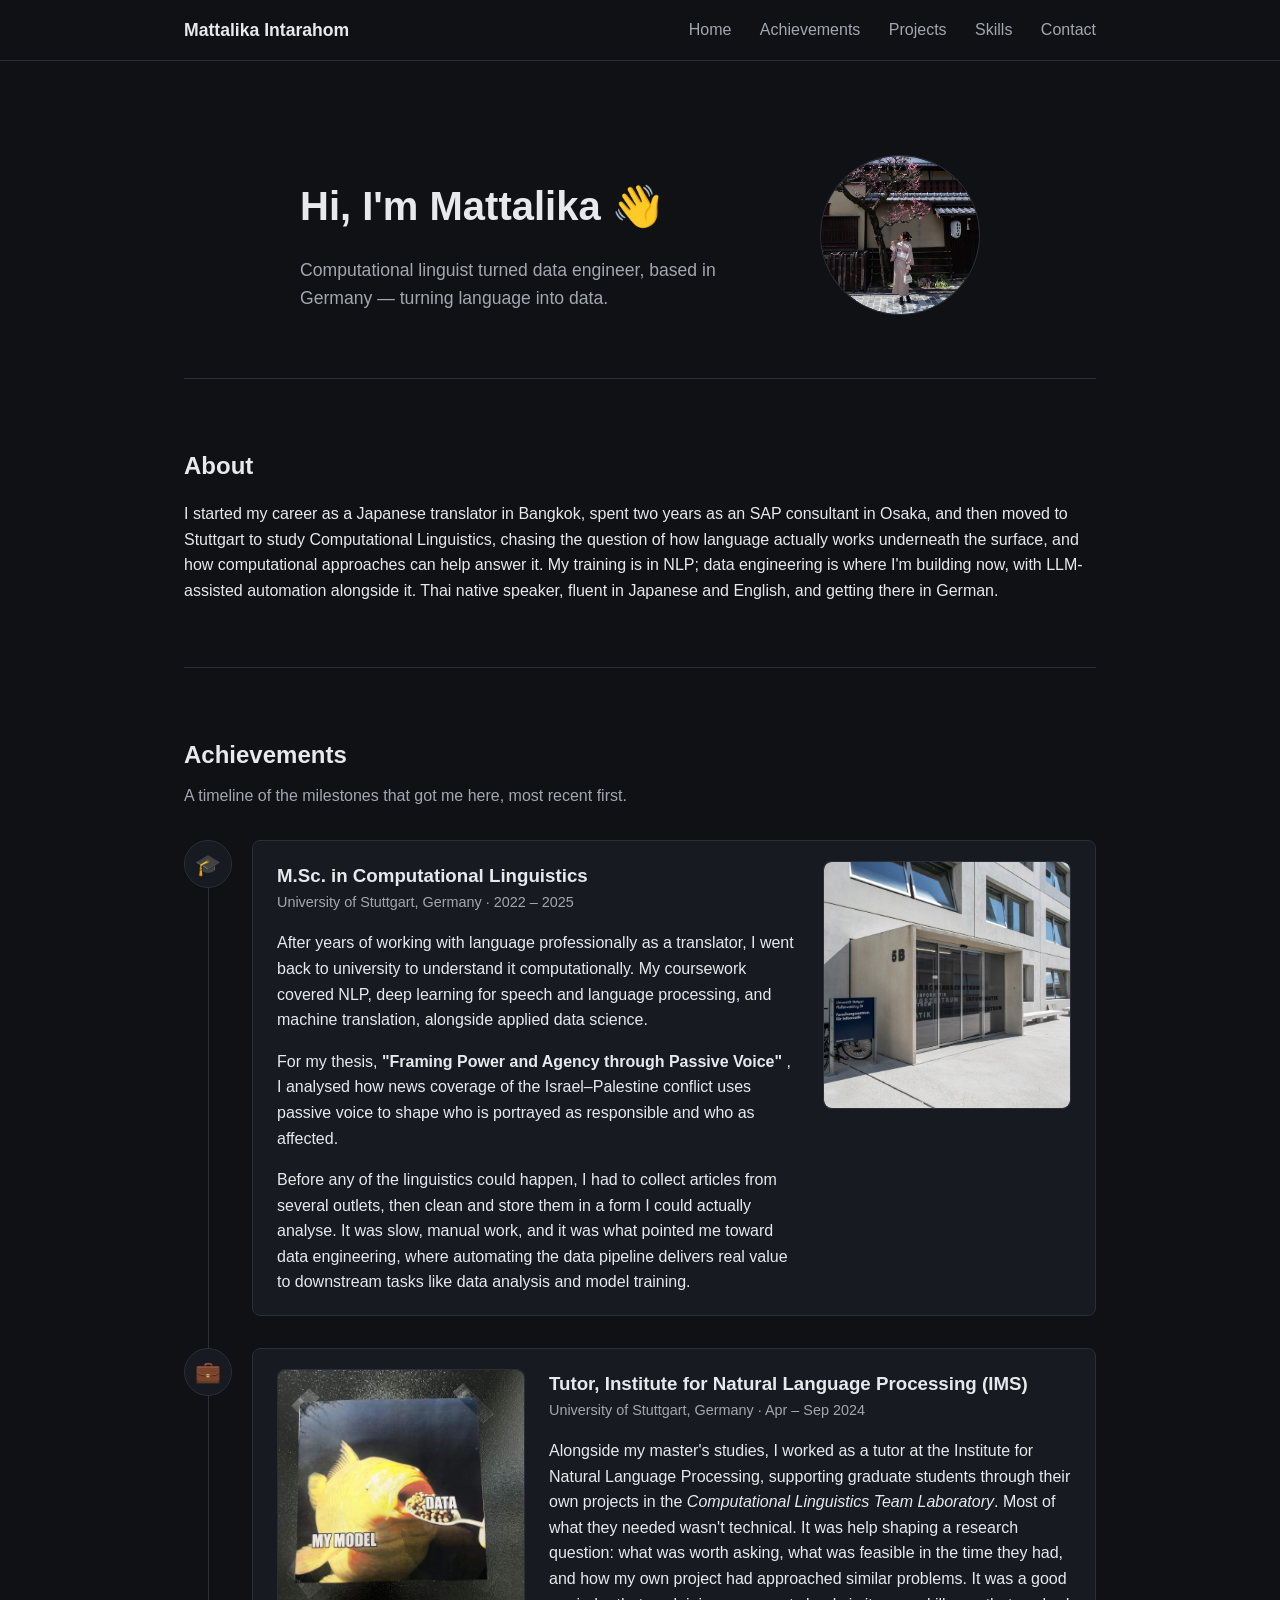
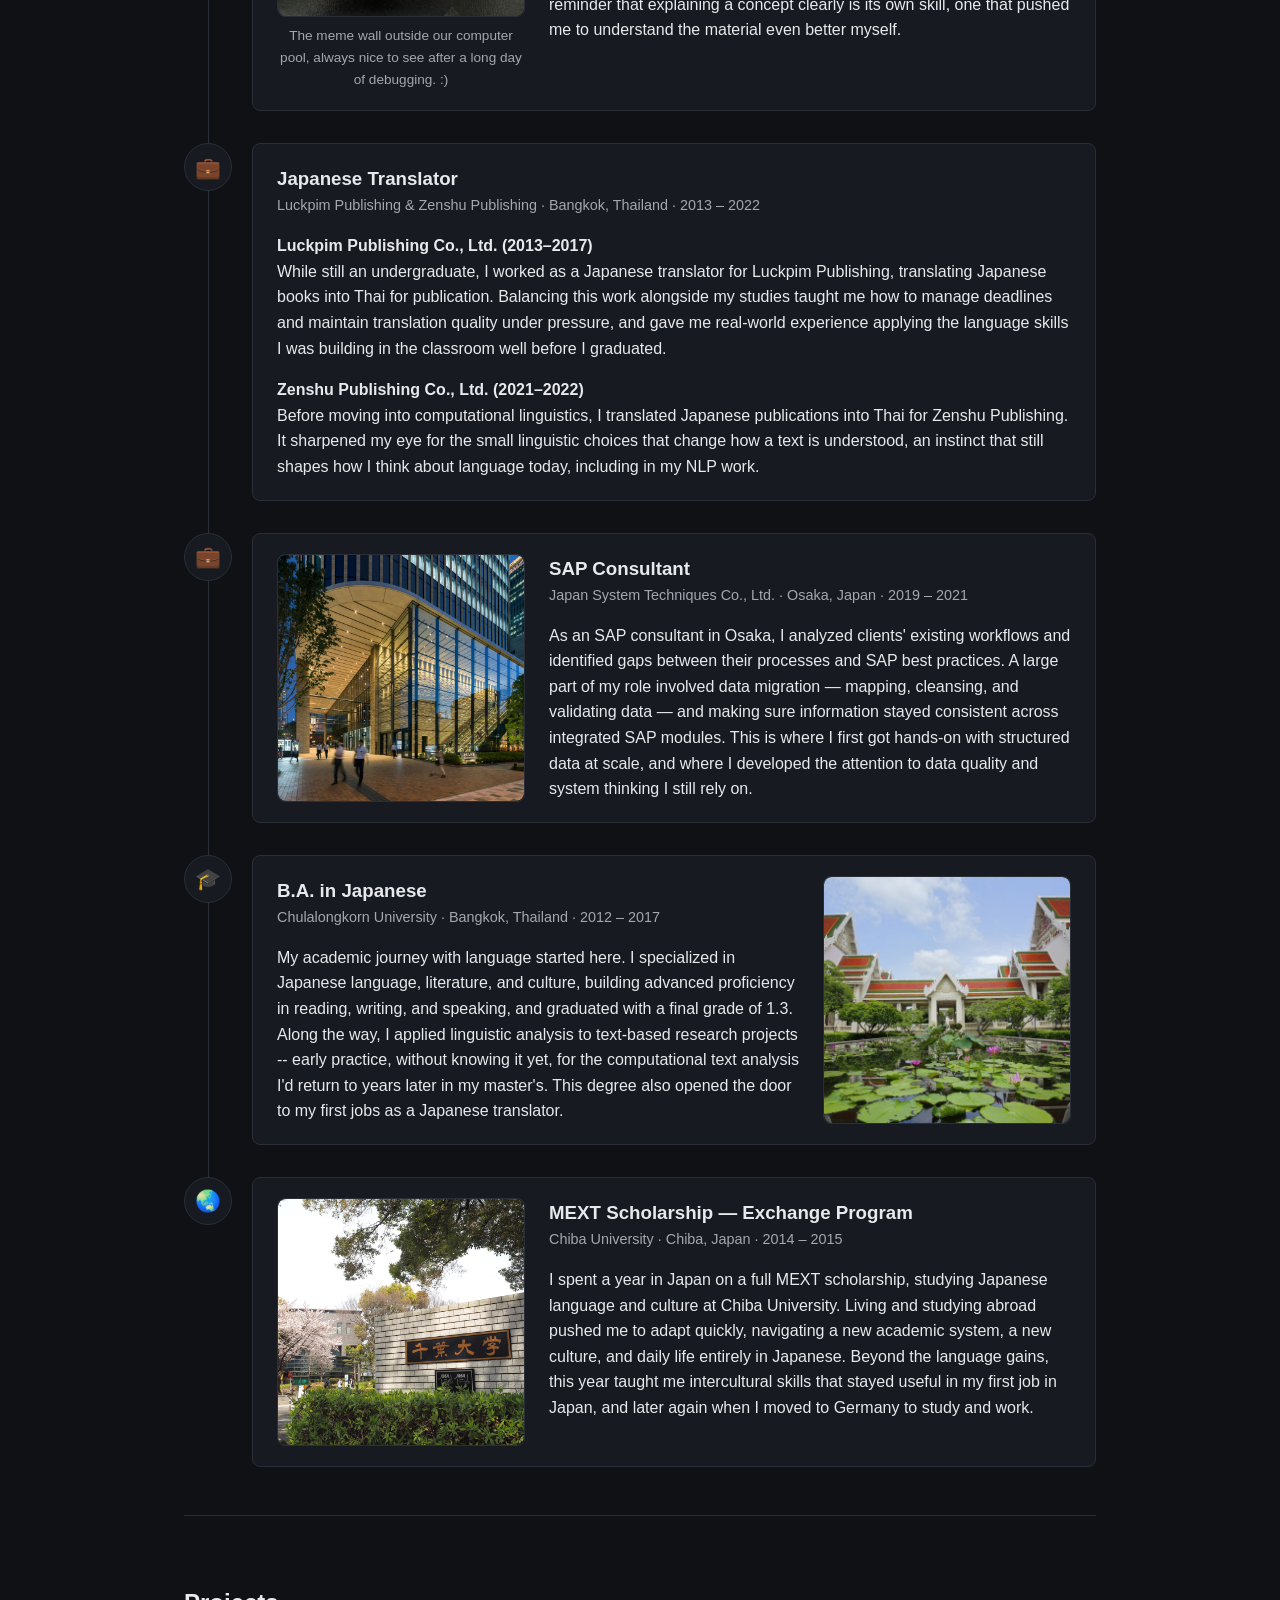
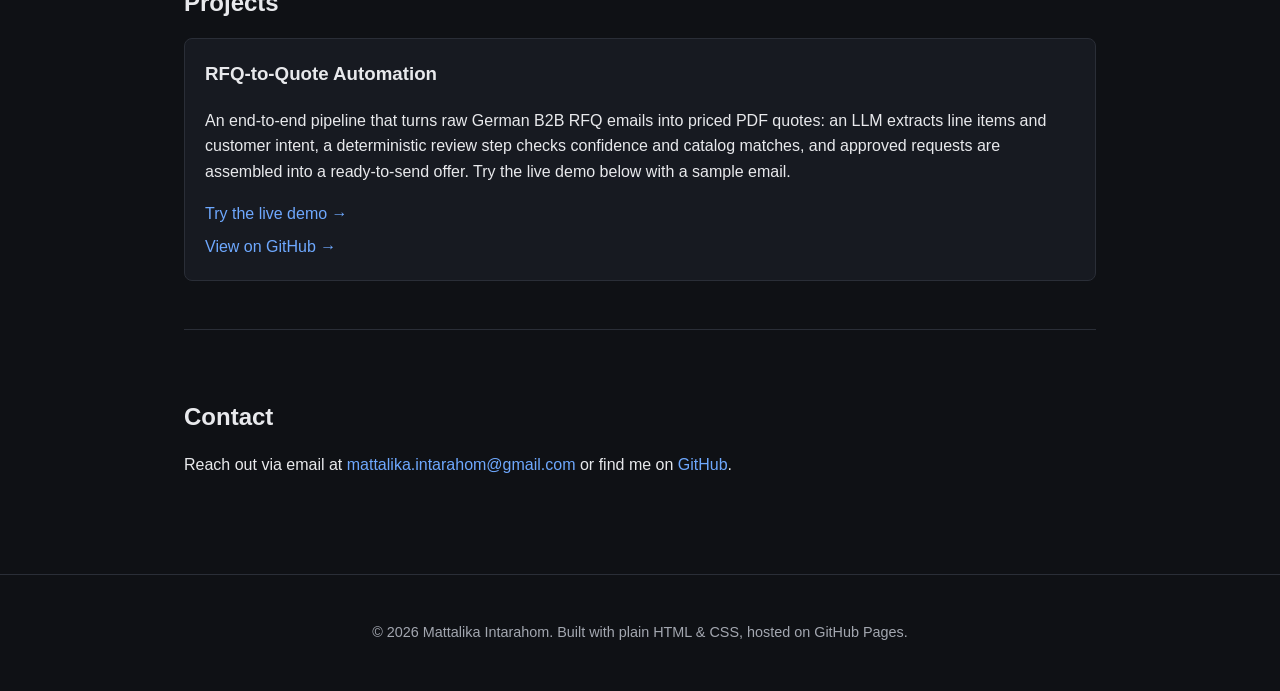
<file: index.html>
<!DOCTYPE html>
<html lang="en">
<head>
  <meta charset="UTF-8">
  <meta name="viewport" content="width=device-width, initial-scale=1.0">
  <title>Mattalika Intarahom</title>
  <meta name="description" content="Mattalika Intarahom -- Computational Linguist & NLP Engineer. Portfolio and career timeline.">
  <link rel="stylesheet" href="styles.css">
</head>
<body>
  <header class="site-header">
    <nav class="nav">
      <a href="index.html" class="logo">Mattalika Intarahom</a>
      <div class="nav-links">
        <a href="index.html">Home</a>
        <a href="index.html#achievements">Achievements</a>
        <a href="index.html#projects">Projects</a>
        <a href="skills.html">Skills</a>
        <a href="index.html#contact">Contact</a>
      </div>
    </nav>
  </header>

  <main>
    <section class="hero hero-with-photo">
      <div class="hero-text">
        <h1>Hi, I'm Mattalika 👋</h1>
        <p>Computational linguist turned data engineer, based in Germany — turning language into data.</p>
      </div>
      <div class="hero-photo">
        <img src="photos/profile.jpg" alt="Mattalika Intarahom"
             onload="this.style.display='block'; this.nextElementSibling.style.display='none';"
             onerror="this.remove();">
        <span aria-hidden="true">🙂</span>
      </div>
    </section>

    <section id="about" class="section">
      <h2>About</h2>
      <p>
        I started my career as a Japanese translator in Bangkok, spent two years as an SAP
        consultant in Osaka, and then moved to Stuttgart to study Computational Linguistics, 
        chasing the question of how language actually works underneath the surface, and how
        computational approaches can help answer it. My training is in NLP; data engineering 
        is where I'm building now, with LLM-assisted automation alongside it. 
        Thai native speaker, fluent in Japanese and English, and getting
        there in German.
      </p>
    </section>

    <section id="achievements" class="section">
      <h2>Achievements</h2>
      <p class="section-intro">A timeline of the milestones that got me here, most recent first.</p>

      <div class="timeline" id="timeline"></div>
    </section>

    <section id="projects" class="section">
      <h2>Projects</h2>
      <div class="cards">
        <article class="card">
          <h3>RFQ-to-Quote Automation</h3>
          <p>
            An end-to-end pipeline that turns raw German B2B RFQ emails into priced PDF
            quotes: an LLM extracts line items and customer intent, a deterministic review
            step checks confidence and catalog matches, and approved requests are assembled
            into a ready-to-send offer. Try the live demo below with a sample email.
          </p>
          <a href="https://angebote.mattalika.de/" target="_blank" rel="noopener">Try the live demo &rarr;</a>
          <a href="https://github.com/finnique/RQF-automasierung" target="_blank" rel="noopener">View on GitHub &rarr;</a>
        </article>
      </div>
    </section>

    <section id="contact" class="section">
      <h2>Contact</h2>
      <p>
        Reach out via email at
        <a href="mailto:mattalika.intarahom@gmail.com">mattalika.intarahom@gmail.com</a>
        or find me on
        <a href="https://github.com/finnique/" target="_blank" rel="noopener">GitHub</a>.
      </p>
    </section>
  </main>

  <footer class="site-footer">
    <p>&copy; <span id="year"></span> Mattalika Intarahom. Built with plain HTML &amp; CSS, hosted on GitHub Pages.</p>
  </footer>

  <script src="achievements-data.js"></script>
  <script src="script.js"></script>
</body>
</html>
</file>
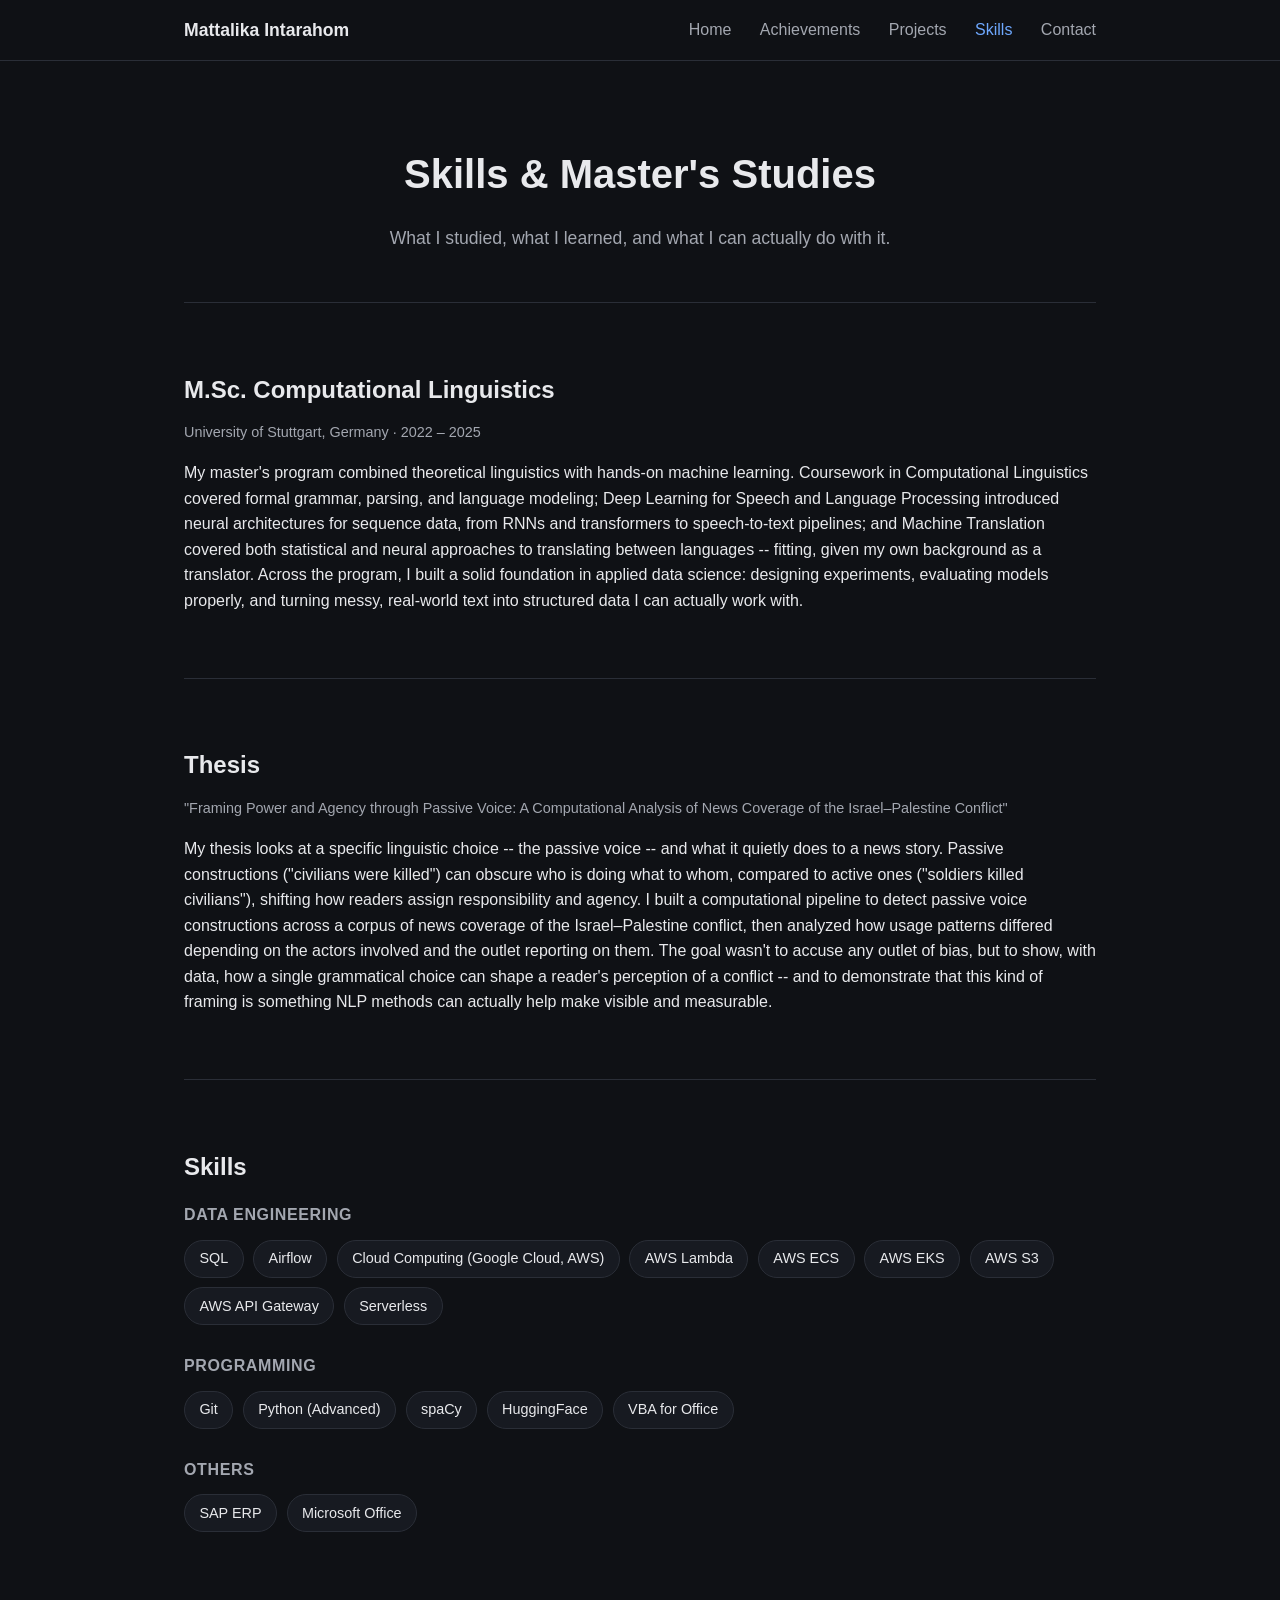
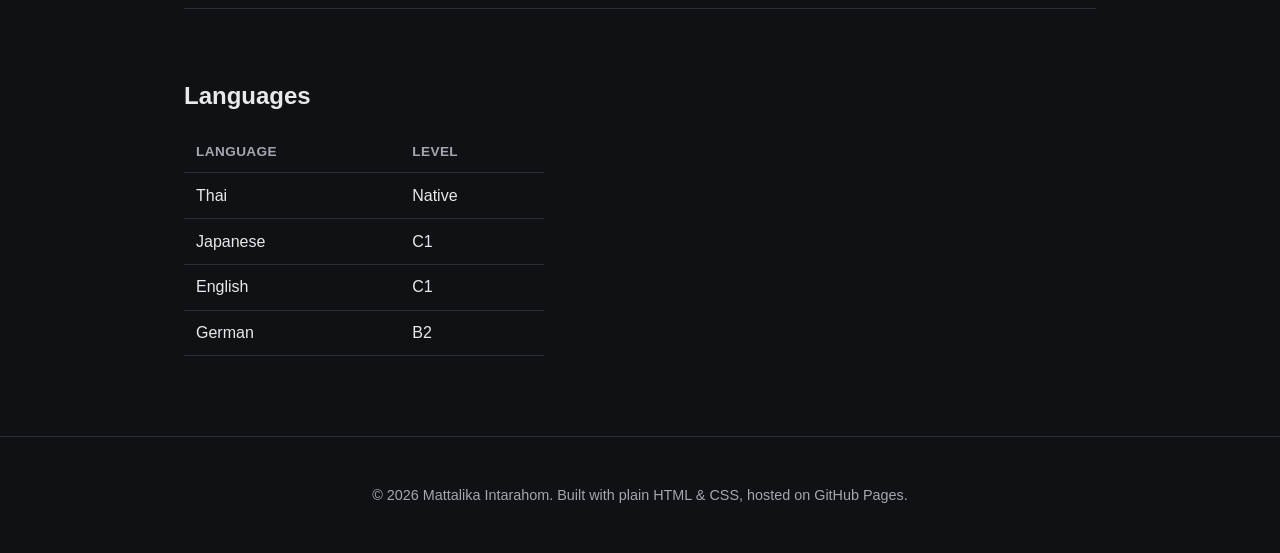
<file: skills.html>
<!DOCTYPE html>
<html lang="en">
<head>
  <meta charset="UTF-8">
  <meta name="viewport" content="width=device-width, initial-scale=1.0">
  <title>Skills &amp; Studies -- Mattalika Intarahom</title>
  <meta name="description" content="Skills, master's studies, and thesis of Mattalika Intarahom.">
  <link rel="stylesheet" href="styles.css">
</head>
<body>
  <header class="site-header">
    <nav class="nav">
      <a href="index.html" class="logo">Mattalika Intarahom</a>
      <div class="nav-links">
        <a href="index.html">Home</a>
        <a href="index.html#achievements">Achievements</a>
        <a href="index.html#projects">Projects</a>
        <a href="skills.html" class="active">Skills</a>
        <a href="index.html#contact">Contact</a>
      </div>
    </nav>
  </header>

  <main>
    <section class="hero hero-compact">
      <h1>Skills &amp; Master's Studies</h1>
      <p>What I studied, what I learned, and what I can actually do with it.</p>
    </section>

    <section id="masters" class="section">
      <h2>M.Sc. Computational Linguistics</h2>
      <p class="meta">University of Stuttgart, Germany &middot; 2022 &ndash; 2025</p>
      <p>
        My master's program combined theoretical linguistics with hands-on machine learning.
        Coursework in Computational Linguistics covered formal grammar, parsing, and language
        modeling; Deep Learning for Speech and Language Processing introduced neural
        architectures for sequence data, from RNNs and transformers to speech-to-text pipelines;
        and Machine Translation covered both statistical and neural approaches to translating
        between languages -- fitting, given my own background as a translator. Across the
        program, I built a solid foundation in applied data science: designing experiments,
        evaluating models properly, and turning messy, real-world text into structured data I
        can actually work with.
      </p>
    </section>

    <section id="thesis" class="section">
      <h2>Thesis</h2>
      <p class="meta">"Framing Power and Agency through Passive Voice: A Computational Analysis
        of News Coverage of the Israel&ndash;Palestine Conflict"</p>
      <p>
        My thesis looks at a specific linguistic choice -- the passive voice -- and what it
        quietly does to a news story. Passive constructions ("civilians were killed") can
        obscure who is doing what to whom, compared to active ones ("soldiers killed
        civilians"), shifting how readers assign responsibility and agency. I built a
        computational pipeline to detect passive voice constructions across a corpus of news
        coverage of the Israel&ndash;Palestine conflict, then analyzed how usage patterns
        differed depending on the actors involved and the outlet reporting on them. The goal
        wasn't to accuse any outlet of bias, but to show, with data, how a single grammatical
        choice can shape a reader's perception of a conflict -- and to demonstrate that this
        kind of framing is something NLP methods can actually help make visible and measurable.
      </p>
    </section>

    <section id="skills" class="section">
      <h2>Skills</h2>

      <div class="skill-group">
        <h3>Data Engineering</h3>
        <ul class="tag-list">
          <li>SQL</li>
          <li>Airflow</li>
          <li>Cloud Computing (Google Cloud, AWS)</li>
          <li>AWS Lambda</li>
          <li>AWS ECS</li>
          <li>AWS EKS</li>
          <li>AWS S3</li>
          <li>AWS API Gateway</li>
          <li>Serverless</li>
        </ul>
      </div>

      <div class="skill-group">
        <h3>Programming</h3>
        <ul class="tag-list">
          <li>Git</li>
          <li>Python (Advanced)</li>
          <li>spaCy</li>
          <li>HuggingFace</li>
          <li>VBA for Office</li>
        </ul>
      </div>

      <div class="skill-group">
        <h3>Others</h3>
        <ul class="tag-list">
          <li>SAP ERP</li>
          <li>Microsoft Office</li>
        </ul>
      </div>
    </section>

    <section id="languages" class="section">
      <h2>Languages</h2>
      <table class="lang-table">
        <thead>
          <tr><th>Language</th><th>Level</th></tr>
        </thead>
        <tbody>
          <tr><td>Thai</td><td>Native</td></tr>
          <tr><td>Japanese</td><td>C1</td></tr>
          <tr><td>English</td><td>C1</td></tr>
          <tr><td>German</td><td>B2</td></tr>
        </tbody>
      </table>
    </section>
  </main>

  <footer class="site-footer">
    <p>&copy; <span id="year"></span> Mattalika Intarahom. Built with plain HTML &amp; CSS, hosted on GitHub Pages.</p>
  </footer>

  <script src="script.js"></script>
</body>
</html>
</file>
<file: styles.css>
:root {
  --bg: #0f1115;
  --bg-alt: #171a21;
  --text: #e8e9ec;
  --text-muted: #a3a7b0;
  --accent: #6ea8fe;
  --border: #2a2e37;
  --max-width: 960px;
}

* {
  box-sizing: border-box;
}

body {
  margin: 0;
  font-family: -apple-system, BlinkMacSystemFont, "Segoe UI", Roboto, Helvetica, Arial, sans-serif;
  background: var(--bg);
  color: var(--text);
  line-height: 1.6;
}

a {
  color: var(--accent);
  text-decoration: none;
}

a:hover {
  text-decoration: underline;
}

.site-header {
  border-bottom: 1px solid var(--border);
  position: sticky;
  top: 0;
  background: var(--bg);
  z-index: 10;
}

.nav {
  max-width: var(--max-width);
  margin: 0 auto;
  padding: 1rem 1.5rem;
  display: flex;
  justify-content: space-between;
  align-items: center;
}

.logo {
  font-weight: 700;
  font-size: 1.1rem;
  color: var(--text);
}

.nav-links a {
  margin-left: 1.5rem;
  color: var(--text-muted);
}

.nav-links a:hover {
  color: var(--text);
}

.nav-links a.active {
  color: var(--accent);
}

main {
  max-width: var(--max-width);
  margin: 0 auto;
  padding: 0 1.5rem;
}

.hero {
  padding: 5rem 0 3rem;
  text-align: center;
}

.hero h1 {
  font-size: 2.5rem;
  margin-bottom: 0.5rem;
}

.hero p {
  color: var(--text-muted);
  font-size: 1.1rem;
}

.section {
  padding: 3rem 0;
  border-top: 1px solid var(--border);
}

.section h2 {
  margin-bottom: 1rem;
}

.section-intro {
  color: var(--text-muted);
  margin-top: -0.5rem;
  margin-bottom: 2rem;
}

.meta {
  color: var(--text-muted);
  font-size: 0.9rem;
  margin: -0.25rem 0 0.75rem;
}

.hero-compact {
  padding: 3rem 0 2rem;
}

.hero-with-photo {
  display: flex;
  align-items: center;
  justify-content: center;
  gap: 2.5rem;
  text-align: left;
}

.hero-with-photo .hero-text {
  max-width: 480px;
}

.hero-photo {
  flex: 0 0 auto;
  width: 160px;
  height: 160px;
  border-radius: 50%;
  background: repeating-linear-gradient(
    135deg,
    var(--border),
    var(--border) 8px,
    var(--bg) 8px,
    var(--bg) 16px
  );
  border: 1px solid var(--border);
  display: flex;
  align-items: center;
  justify-content: center;
  font-size: 3rem;
  overflow: hidden;
  position: relative;
}

.hero-photo span {
  opacity: 0.7;
}

.hero-photo img {
  display: none;
  width: 100%;
  height: 100%;
  object-fit: cover;
  border-radius: inherit;
}

.cards {
  display: grid;
  grid-template-columns: repeat(auto-fit, minmax(220px, 1fr));
  gap: 1.25rem;
}

.card {
  background: var(--bg-alt);
  border: 1px solid var(--border);
  border-radius: 8px;
  padding: 1.25rem;
}

.card h3 {
  margin-top: 0;
}

.card a {
  display: block;
  margin-top: 0.5rem;
}

/* Achievements timeline */
.timeline {
  position: relative;
  display: flex;
  flex-direction: column;
  gap: 2rem;
}

.timeline-item {
  display: flex;
  gap: 1.25rem;
  position: relative;
}

.timeline-marker {
  flex: 0 0 auto;
  width: 3rem;
  height: 3rem;
  border-radius: 50%;
  background: var(--bg-alt);
  border: 1px solid var(--border);
  display: flex;
  align-items: center;
  justify-content: center;
  font-size: 1.3rem;
  position: relative;
  z-index: 1;
}

.timeline-item:not(:last-child)::before {
  content: "";
  position: absolute;
  left: 1.5rem;
  top: 3rem;
  bottom: -2rem;
  width: 1px;
  background: var(--border);
}

.timeline-content {
  background: var(--bg-alt);
  border: 1px solid var(--border);
  border-radius: 8px;
  padding: 1.25rem 1.5rem;
  flex: 1 1 auto;
  min-width: 0;
  display: flex;
  gap: 1.5rem;
  align-items: flex-start;
}

/* Alternate the photo side per entry: 1st photo-right, 2nd photo-left, ... */
.timeline-item:nth-child(odd) .timeline-content {
  flex-direction: row-reverse;
}

.timeline-text {
  flex: 1 1 auto;
  min-width: 0;
}

.timeline-text h3 {
  margin: 0 0 0.25rem;
}

.timeline-text p:last-child {
  margin-bottom: 0;
}

.timeline-photo-wrap {
  flex: 0 0 auto;
  width: 248px;
  display: flex;
  flex-direction: column;
  gap: 0.5rem;
}

.timeline-photo {
  width: 100%;
  aspect-ratio: 1 / 1;
  border-radius: 8px;
  background: repeating-linear-gradient(
    135deg,
    var(--border),
    var(--border) 8px,
    var(--bg) 8px,
    var(--bg) 16px
  );
  border: 1px solid var(--border);
  display: flex;
  align-items: center;
  justify-content: center;
  font-size: 3rem;
  overflow: hidden;
  position: relative;
}

.timeline-photo-caption {
  margin: 0;
  font-size: 0.85rem;
  color: var(--text-muted);
  text-align: center;
}

.timeline-photo span {
  opacity: 0.7;
}

.timeline-photo img {
  display: none;
  width: 100%;
  height: 100%;
  object-fit: cover;
  border-radius: inherit;
}

/* Skills page */
.skill-group {
  margin-bottom: 1.75rem;
}

.skill-group h3 {
  margin-bottom: 0.75rem;
  font-size: 1rem;
  color: var(--text-muted);
  text-transform: uppercase;
  letter-spacing: 0.04em;
}

.tag-list {
  list-style: none;
  display: flex;
  flex-wrap: wrap;
  gap: 0.6rem;
  margin: 0;
  padding: 0;
}

.tag-list li {
  background: var(--bg-alt);
  border: 1px solid var(--border);
  border-radius: 999px;
  padding: 0.4rem 0.9rem;
  font-size: 0.9rem;
}

.lang-table {
  width: 100%;
  max-width: 360px;
  border-collapse: collapse;
}

.lang-table th,
.lang-table td {
  text-align: left;
  padding: 0.6rem 0.75rem;
  border-bottom: 1px solid var(--border);
}

.lang-table th {
  color: var(--text-muted);
  font-weight: 600;
  font-size: 0.85rem;
  text-transform: uppercase;
  letter-spacing: 0.03em;
}

@media (max-width: 480px) {
  .timeline-item {
    gap: 0.85rem;
  }
  .timeline-marker {
    width: 2.25rem;
    height: 2.25rem;
    font-size: 1rem;
  }
  .timeline-item:not(:last-child)::before {
    left: 1.125rem;
    top: 2.25rem;
  }
  .timeline-content {
    padding: 1rem;
    flex-direction: column !important;
  }
  .timeline-photo-wrap {
    width: 100%;
    max-width: 280px;
  }
}

.site-footer {
  text-align: center;
  padding: 2rem 1.5rem;
  color: var(--text-muted);
  font-size: 0.9rem;
  border-top: 1px solid var(--border);
  margin-top: 2rem;
}

@media (max-width: 480px) {
  .nav-links a {
    margin-left: 1rem;
  }
  .hero h1 {
    font-size: 2rem;
  }
  .hero-with-photo {
    flex-direction: column;
    text-align: center;
  }
}
</file>
